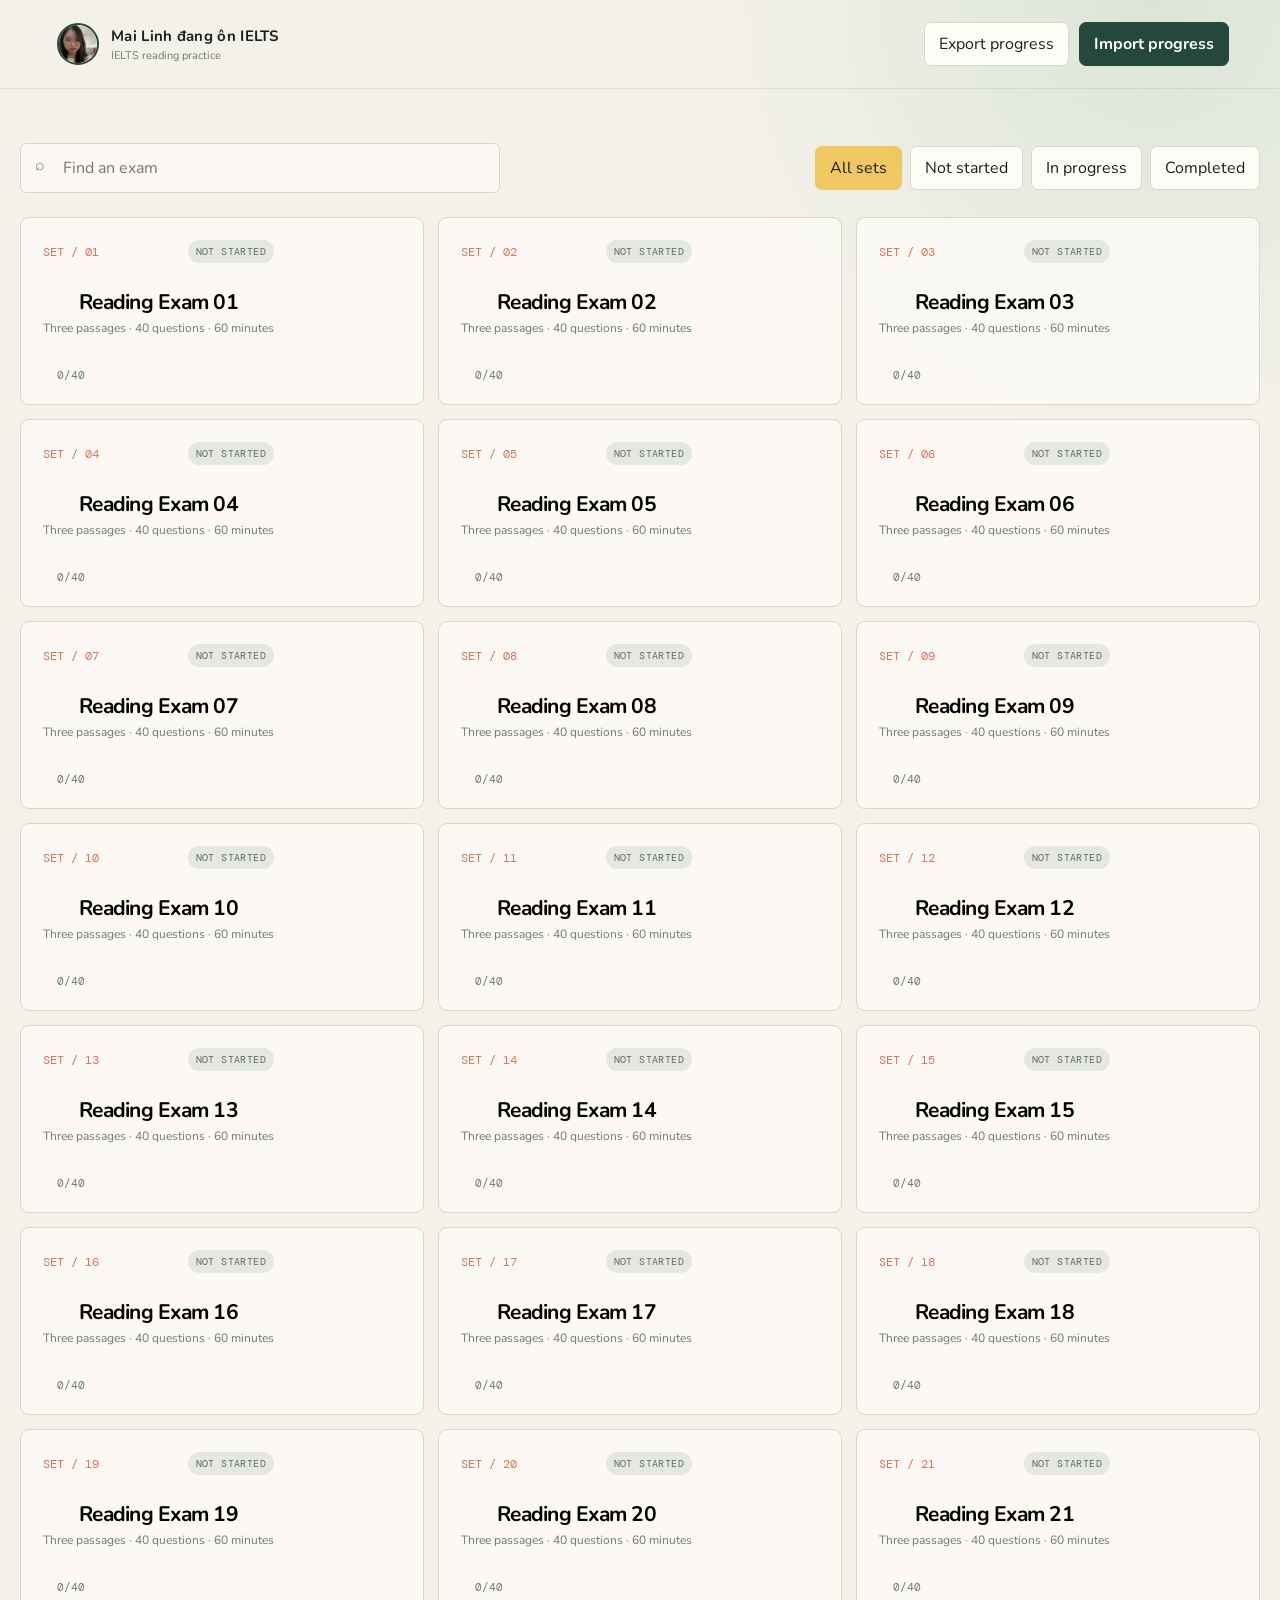
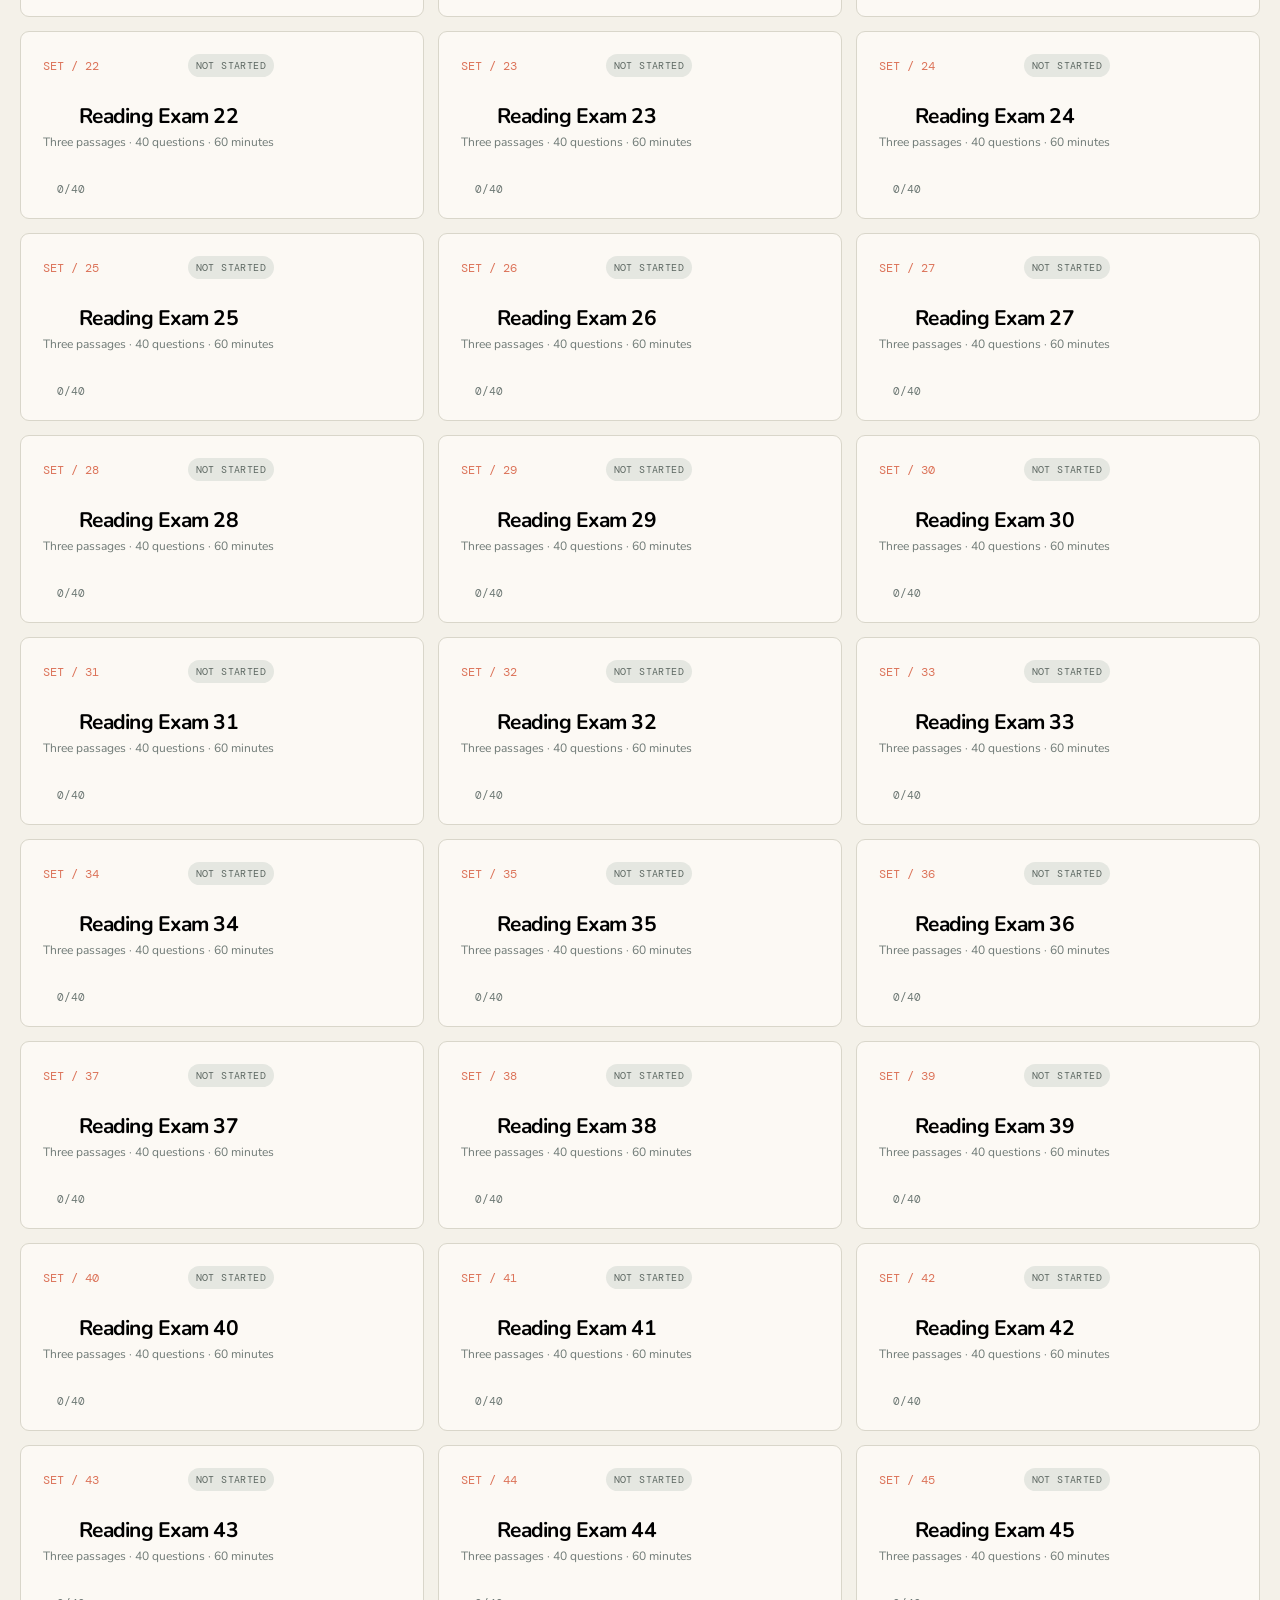
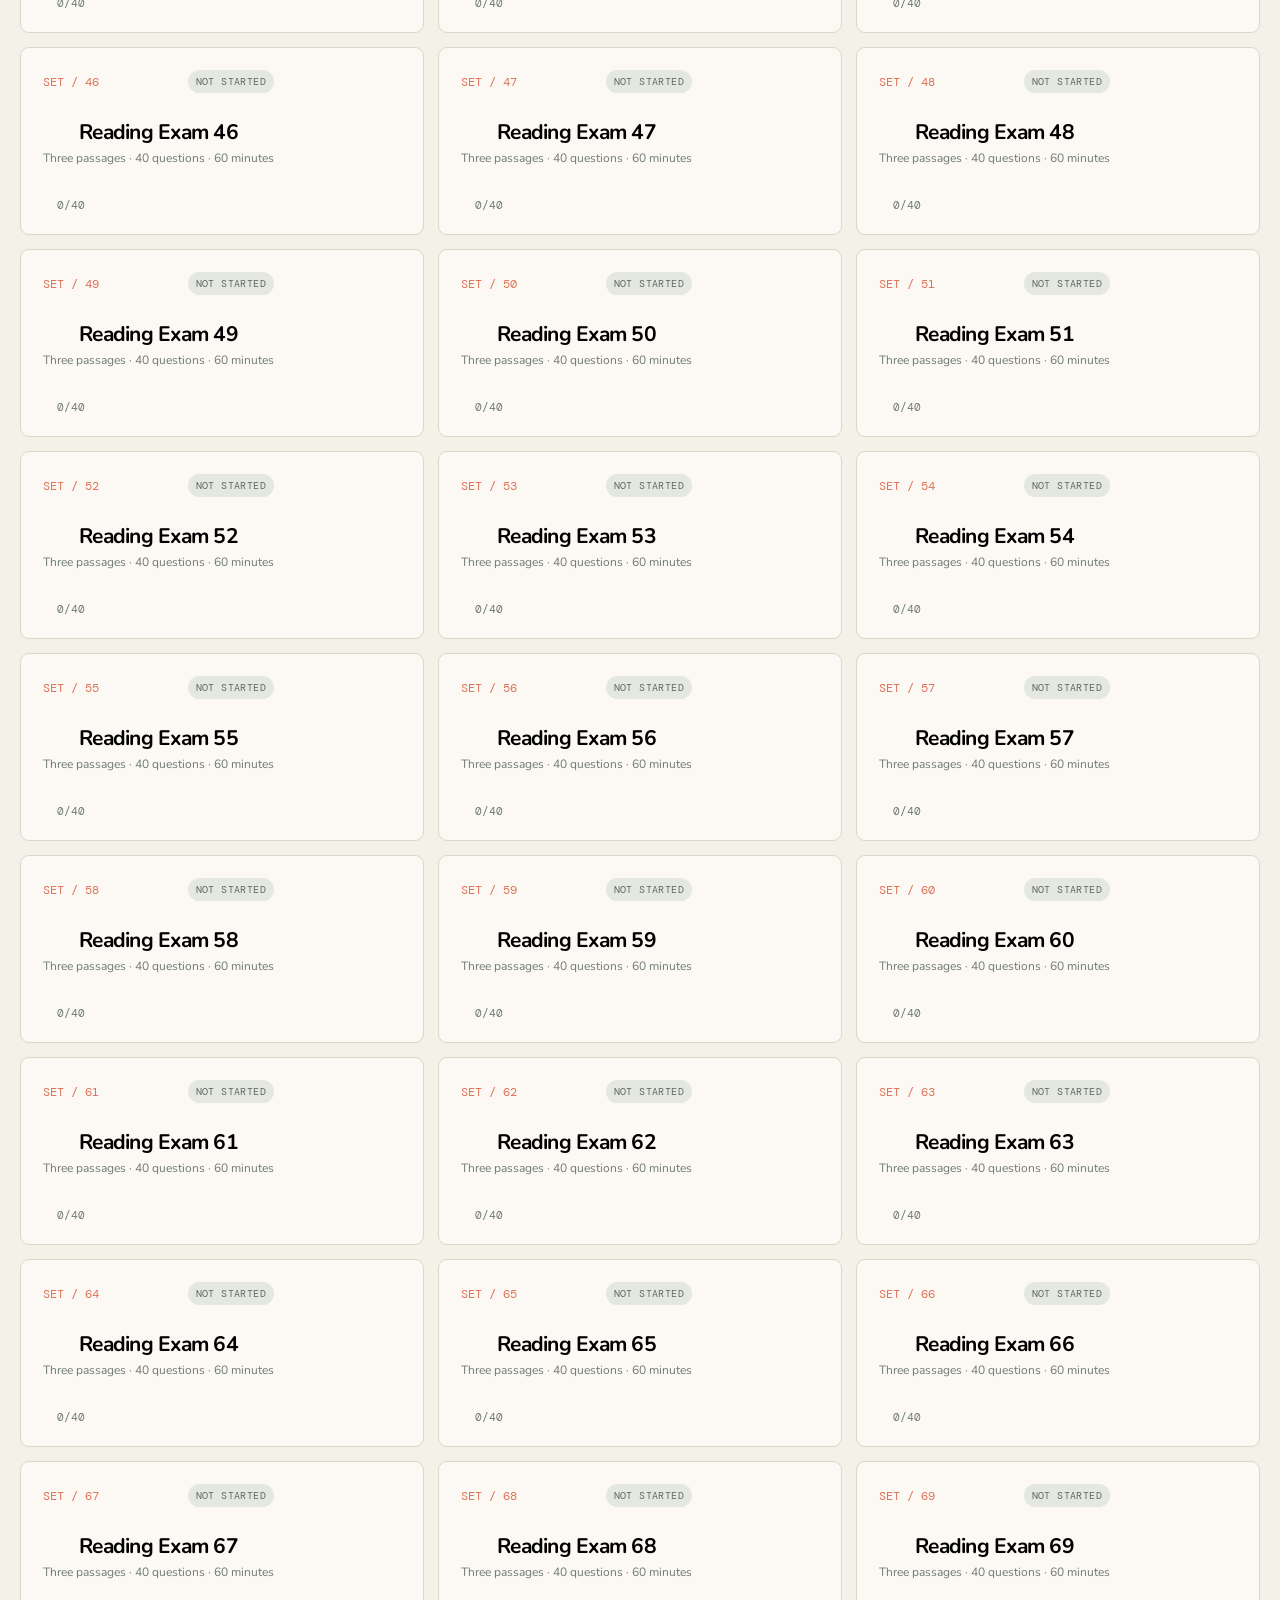
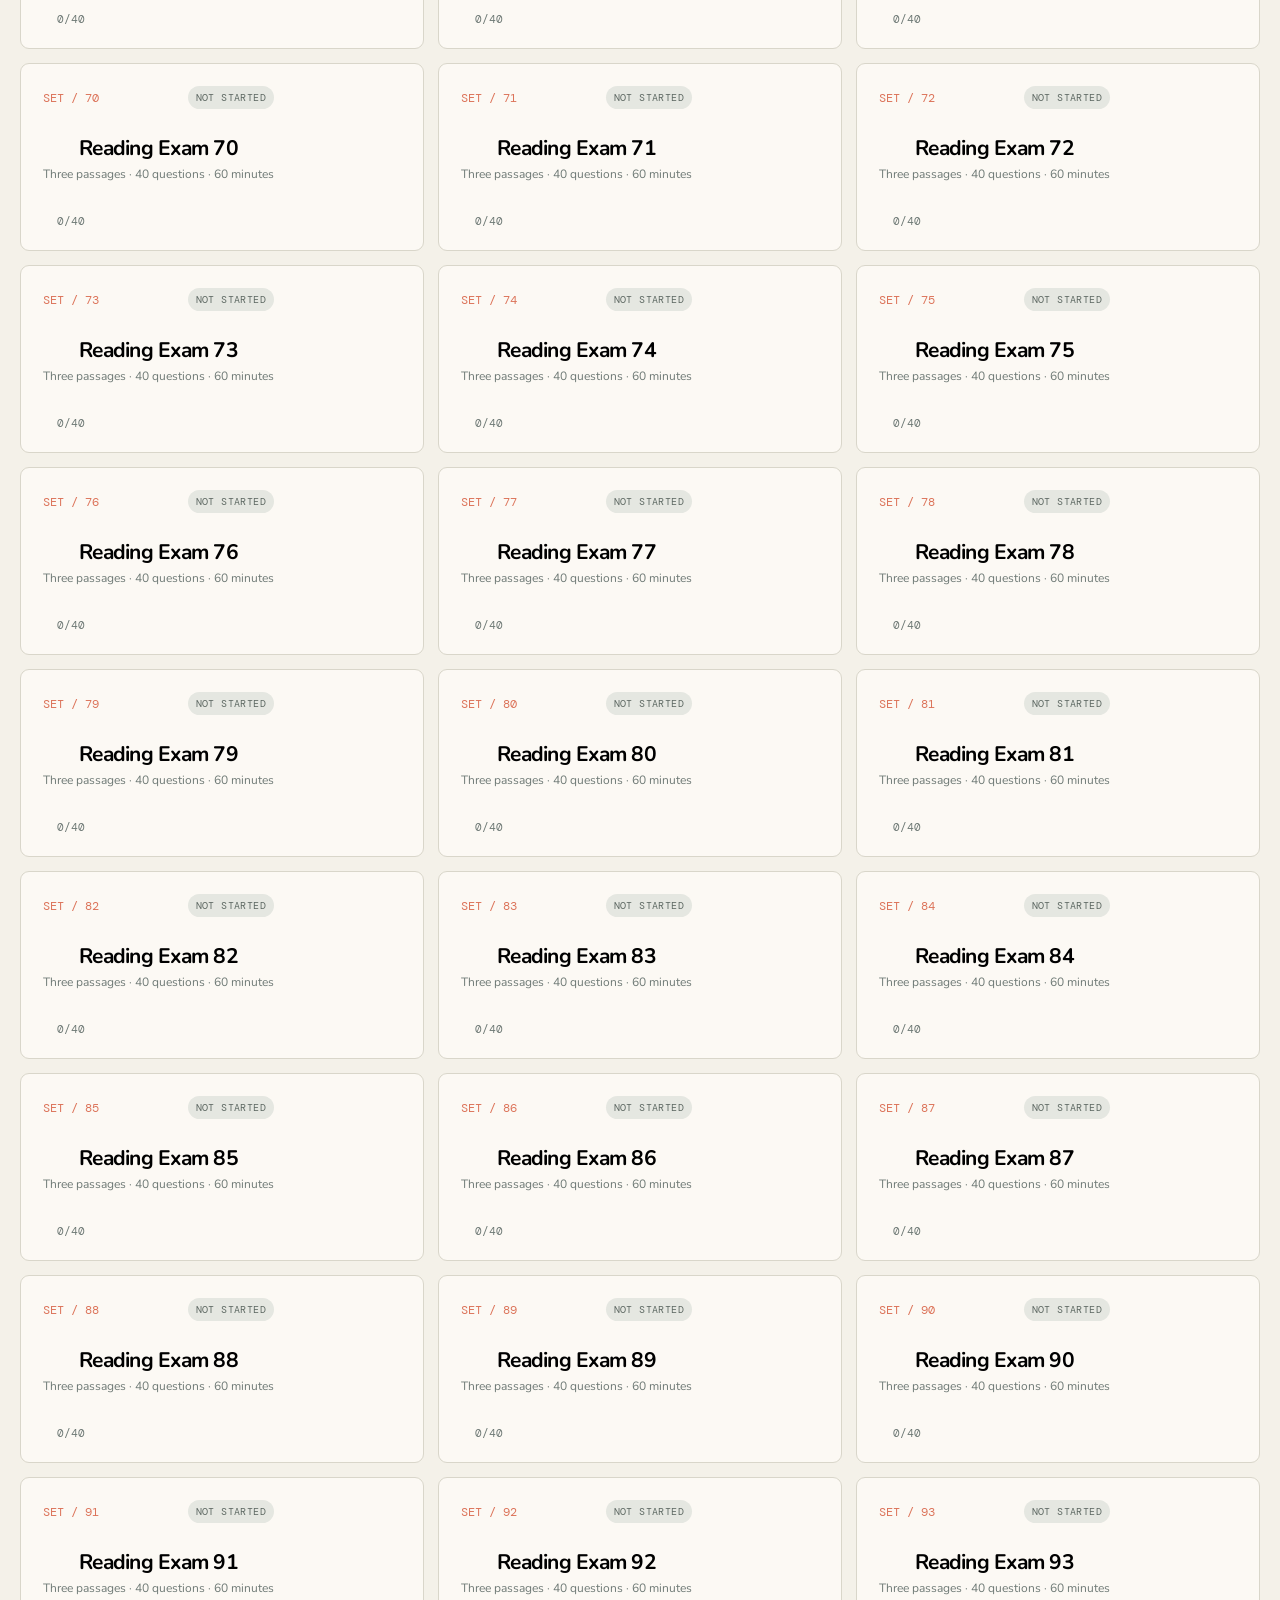
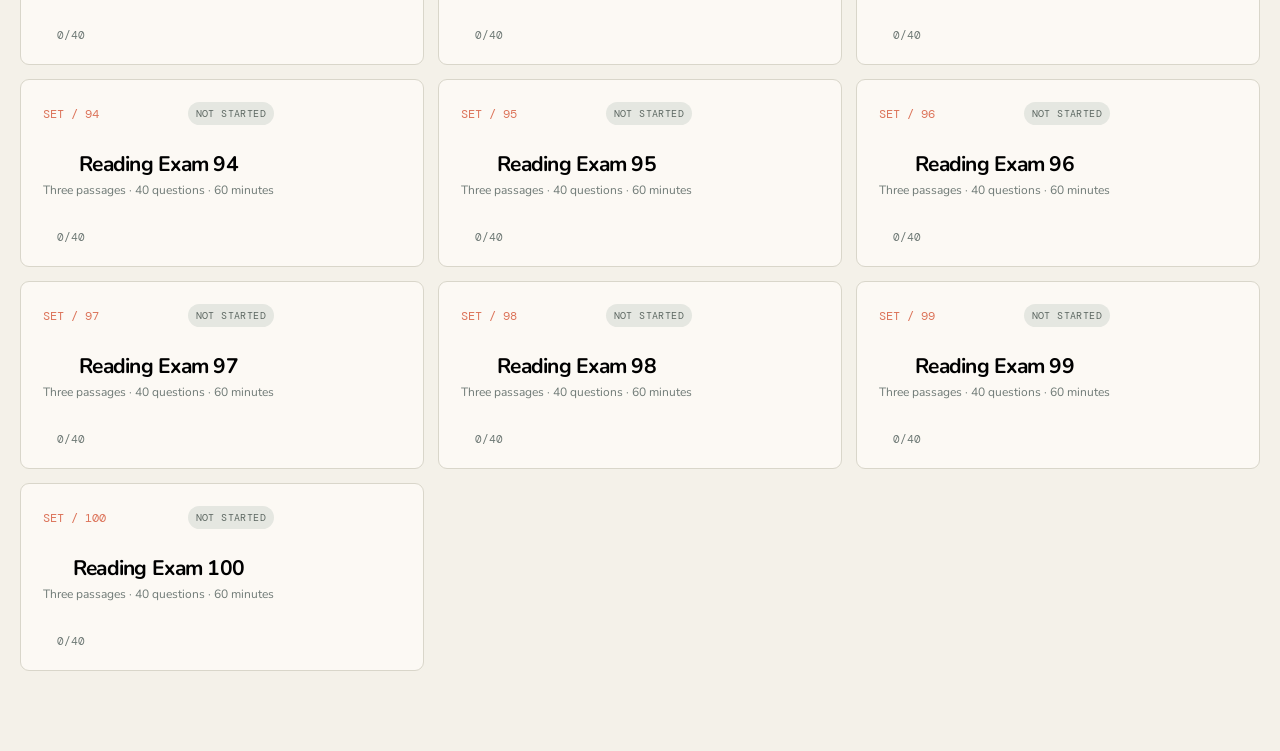
<file: index.html>
<!doctype html>
<html lang="en">
<head>
  <meta charset="UTF-8" />
  <meta name="viewport" content="width=device-width, initial-scale=1.0" />
  <meta name="theme-color" content="#17221f" />
  <title>Mai Linh đang ôn IELTS</title>
  <link rel="preconnect" href="https://fonts.googleapis.com" />
  <link rel="preconnect" href="https://fonts.gstatic.com" crossorigin />
  <link href="https://fonts.googleapis.com/css2?family=DM+Mono:wght@400;500&family=Nunito:wght@400;500;600;700;800;900&display=swap" rel="stylesheet" />
  <link rel="stylesheet" href="styles.css" />
</head>
<body>
  <div id="app"></div>
  <script type="module" src="app.js"></script>
</body>
</html>
</file>
<file: styles.css>
:root {
  --ink: #18201f;
  --muted: #6e7975;
  --paper: #f4f1e9;
  --paper-deep: #e9e4d8;
  --panel: #fffdf8;
  --line: #d9d6ca;
  --green: #3e6b58;
  --green-deep: #24483b;
  --coral: #dc7359;
  --yellow: #f0c862;
  --shadow: 0 18px 50px rgba(29, 43, 36, .10);
  font-family: Nunito, sans-serif;
}

* { box-sizing: border-box; }
body { margin: 0; color: #202a27; background: var(--paper); min-width: 320px; }
button, input, select, textarea { font: inherit; }
button { cursor: pointer; }
.app-shell { min-height: 100vh; background: radial-gradient(circle at 90% 0%, #dbe5d7 0, transparent 28rem), var(--paper); }
.topbar { display: flex; justify-content: space-between; align-items: center; gap: 2rem; padding: 22px clamp(20px, 4vw, 72px); border-bottom: 1px solid rgba(24,32,31,.08); }
.brand { display: flex; align-items: center; gap: 12px; border: 0; background: transparent; color: var(--ink); text-align: left; }
.brand-image { width: 42px; height: 42px; object-fit: cover; border: 2px solid var(--green-deep); border-radius: 50%; }
.brand-mark { display: grid; place-items: center; width: 38px; height: 38px; border-radius: 50%; color: #fff; background: var(--green-deep); font-family: "DM Mono", monospace; font-size: 12px; }
.brand-image[hidden], .brand-mark[hidden] { display: none; }
.brand strong { display: block; font-size: 15px; letter-spacing: .02em; }
.brand small { display: block; margin-top: 2px; color: var(--muted); font-size: 11px; }
.top-actions { display: flex; gap: 10px; align-items: center; }
.icon-btn, .ghost-btn, .primary-btn, .filter-btn { border: 1px solid var(--line); border-radius: 7px; padding: 10px 14px; background: var(--panel); color: var(--ink); }
.icon-btn { width: 40px; padding: 9px; font-size: 18px; }
.primary-btn { border-color: var(--green-deep); background: var(--green-deep); color: white; font-weight: 700; }
.primary-btn:hover { background: var(--green); }
.ghost-btn:hover, .icon-btn:hover, .filter-btn:hover { border-color: var(--green); color: var(--green-deep); }
.content { width: min(1240px, calc(100% - 40px)); margin: 0 auto; padding: 54px 0 80px; }
.hero { display: grid; grid-template-columns: 1fr auto; align-items: end; gap: 30px; margin-bottom: 34px; }
.eyebrow { color: var(--coral); font-family: "DM Mono", monospace; font-size: 11px; letter-spacing: .14em; text-transform: uppercase; }
h1 { max-width: 720px; margin: 10px 0 14px; font-size: clamp(38px, 6vw, 72px); line-height: .98; letter-spacing: -.055em; }
.hero p { max-width: 660px; margin: 0; color: var(--muted); line-height: 1.7; }
.hero-stats { display: flex; align-items: end; gap: 24px; padding-bottom: 4px; }
.stat strong { display: block; font-size: 28px; letter-spacing: -.05em; }
.stat span { display: block; color: var(--muted); font-size: 11px; }
.toolbar { display: flex; align-items: center; justify-content: space-between; gap: 16px; margin-bottom: 24px; }
.search { flex: 1; max-width: 480px; position: relative; }
.search input { width: 100%; padding: 13px 16px 13px 42px; border: 1px solid var(--line); border-radius: 7px; background: rgba(255,253,248,.72); outline: none; }
.search input:focus { border-color: var(--green); box-shadow: 0 0 0 3px rgba(62,107,88,.12); }
.search span { position: absolute; left: 15px; top: 11px; color: var(--muted); }
.filters { display: flex; gap: 8px; flex-wrap: wrap; }
.filter-btn.active { background: var(--yellow); border-color: var(--yellow); }
.exam-grid { display: grid; grid-template-columns: repeat(3, 1fr); gap: 14px; }
.exam-card { min-height: 188px; display: flex; flex-direction: column; justify-content: space-between; padding: 22px; border: 1px solid var(--line); border-radius: 9px; background: rgba(255,253,248,.74); transition: transform .2s, box-shadow .2s, border-color .2s; }
.exam-card:hover { transform: translateY(-3px); border-color: var(--green); box-shadow: var(--shadow); }
.card-top, .card-bottom, .detail-head, .passage-tabs, .exam-controls, .question-head { display: flex; align-items: center; justify-content: space-between; gap: 14px; }
.card-index { color: var(--coral); font-family: "DM Mono", monospace; font-size: 12px; }
.status { padding: 5px 8px; border-radius: 99px; font-family: "DM Mono", monospace; font-size: 10px; text-transform: uppercase; letter-spacing: .04em; }
.status.not-started { background: #e5e7e1; color: #5d6862; }
.status.in-progress { background: #f7e7ad; color: #795f18; }
.status.completed { background: #cce0d2; color: #2e5b44; }
.exam-card h3 { margin: 25px 0 4px; font-size: 21px; letter-spacing: -.035em; }
.exam-card p { margin: 0; color: var(--muted); font-size: 12px; }
.progress-track { height: 5px; overflow: hidden; flex: 1; border-radius: 99px; background: var(--paper-deep); }
.progress-fill { display: block; height: 100%; border-radius: inherit; background: var(--green); transition: width .25s ease; }
.progress-label { color: var(--muted); font-family: "DM Mono", monospace; font-size: 11px; white-space: nowrap; }
.detail-layout { max-width: 900px; margin: 0 auto; }
.back-link { margin-bottom: 35px; padding: 0; border: 0; background: transparent; color: var(--green-deep); font-weight: 700; }
.result-actions { display: flex; align-items: center; gap: 14px; }
.result-actions .back-link { margin-bottom: 35px; }
.detail-panel { padding: 34px; border: 1px solid var(--line); border-radius: 10px; background: var(--panel); box-shadow: var(--shadow); }
.detail-panel h1 { margin-top: 8px; font-size: clamp(38px, 6vw, 64px); }
.detail-meta { display: grid; grid-template-columns: repeat(3, 1fr); gap: 1px; margin: 30px 0; border: 1px solid var(--line); background: var(--line); }
.meta-cell { padding: 18px; background: var(--paper); }
.meta-cell span { display: block; color: var(--muted); font-size: 11px; }
.meta-cell strong { display: block; margin-top: 5px; font-family: "DM Mono", monospace; font-size: 18px; }
.answer-key { margin-top: 30px; border-top: 1px solid var(--line); padding-top: 18px; }
.answer-key summary { cursor: pointer; color: var(--green-deep); font-weight: 700; }
.key-grid { display: grid; grid-template-columns: repeat(5, 1fr); gap: 8px; margin-top: 14px; }
.key-cell { padding: 9px; border: 1px solid var(--line); background: var(--paper); font-size: 12px; }
.key-cell b { font-family: "DM Mono", monospace; }
.exam-screen { height: 100vh; display: flex; flex-direction: column; overflow: hidden; background: var(--paper); }
.exam-header { padding: 12px 18px; border-bottom: 1px solid var(--line); background: var(--panel); }
.exam-controls { align-items: center; }
.header-actions { display: flex; align-items: center; gap: 8px; }
.header-actions [data-action="toggle-header"] { display: grid; place-items: center; width: 34px; min-width: 34px; height: 34px; padding: 0 0 2px; border-color: #b9c9be; border-radius: 50%; background: #eef4ed; color: var(--green-deep); font-size: 19px; font-weight: 900; line-height: 1; box-shadow: 0 3px 8px rgba(36,72,59,.12); transition: background .2s, border-color .2s, transform .2s; }
.header-actions [data-action="toggle-header"]:hover { border-color: var(--green); background: #dcebdd; transform: translateY(-1px); }
.header-actions [data-action="toggle-header"]:focus-visible { outline: 3px solid rgba(62,107,88,.24); outline-offset: 2px; }
.exam-header .passage-tabs, .exam-header .exam-nav { max-height: 120px; opacity: 1; overflow: hidden; transition: max-height .2s ease, opacity .2s ease, margin .2s ease; }
.exam-screen.header-collapsed .exam-header .passage-tabs, .exam-screen.header-collapsed .exam-header .exam-nav { max-height: 0; opacity: 0; margin-top: 0; padding: 0; }
.exam-screen.header-collapsed .exam-header { padding-block: 7px; }
.exam-title { min-width: 160px; font-weight: 800; }
.timer { display: flex; align-items: center; gap: 10px; width: min(330px, 35vw); }
.timer strong { font-family: "DM Mono", monospace; font-size: 13px; }
.timer .progress-track { height: 7px; }
.passage-tabs { justify-content: flex-start; overflow-x: auto; margin-top: 13px; }
.tab { flex: 0 0 auto; padding: 8px 14px; border: 1px solid var(--line); border-radius: 99px; background: transparent; color: var(--muted); font-size: 12px; }
.tab.active { border-color: var(--green-deep); background: var(--green-deep); color: white; }
.exam-nav { display: flex; gap: 5px; overflow-x: auto; margin-top: 11px; padding-bottom: 2px; }
.jump { min-width: 31px; height: 29px; border: 1px solid var(--line); border-radius: 5px; background: var(--paper); color: var(--muted); font-family: "DM Mono", monospace; font-size: 11px; }
.jump.answered { border-color: var(--green); color: var(--green-deep); }
.nav-star { margin-left: 3px; color: var(--coral); font-size: 12px; }
.exam-body { display: grid; grid-template-columns: minmax(0, 1fr) minmax(0, 1fr); min-height: 0; flex: 1; }
.passage-pane, .questions-pane { overflow-y: auto; padding: 34px clamp(20px, 4vw, 56px) 90px; }
.passage-pane { border-right: 1px solid var(--line); background: #f8f5ed; }
.questions-pane { background: var(--panel); color: #202b27; font-size: 15px; }
.passage-content { max-width: 640px; margin: auto; }
.passage-content h2 { margin-top: 0; font-size: 35px; letter-spacing: -.05em; }
.passage-content p { color: #26332f; font-size: 15px; line-height: 1.85; }
.passage-content strong { color: var(--green-deep); }
.section-kicker { margin-bottom: 10px; color: var(--coral); font-family: "DM Mono", monospace; font-size: 11px; text-transform: uppercase; }
.question-group { max-width: 700px; margin: 0 auto 38px; }
.question-group h2 { margin: 0 0 14px; color: #17231f; font-size: 21px; letter-spacing: -.03em; }
.instruction { margin-bottom: 18px; color: #34423c; font-size: 15px; line-height: 1.65; }
.instruction p { margin: 7px 0; }
.question { margin: 12px 0; padding: 16px; border: 1px solid var(--line); border-radius: 7px; background: rgba(244,241,233,.48); }
.question-head { align-items: flex-start; }
.question-copy { flex: 1; color: #18201f; font-size: 15px; line-height: 1.65; }
.question-copy p { margin: 0; }
.question-copy input { display: none; }
.question-copy .inline-answer { display: inline-block; }
.question-entry { display: flex; align-items: center; gap: 8px; margin-top: 12px; }
.answer-input { flex: 1; min-width: 0; padding: 9px 11px; border: 1px solid var(--line); border-radius: 5px; background: #fff; }
.answer-input:focus { border-color: var(--green); outline: 2px solid rgba(62,107,88,.12); }
.bookmark { flex: 0 0 auto; border: 0; background: transparent; color: #a3aaa2; font-size: 19px; line-height: 1; }
.bookmark.active { color: var(--coral); }
.radio-row { display: flex; gap: 15px; flex-wrap: wrap; margin-top: 12px; }
.radio-row label { display: flex; align-items: center; gap: 6px; color: #34423c; font-family: Nunito, sans-serif; font-size: 15px; }
.fill-copy { line-height: 1.9; }
.fill-copy strong { color: var(--coral); }
.inline-answer { width: 130px; margin: 0 4px; padding: 5px 7px; border: 1px solid var(--line); border-radius: 4px; background: white; }
.missing-answer { display: inline-flex; align-items: center; gap: 5px; margin: 10px 8px 0 0; color: #34423c; font-family: Nunito, sans-serif; font-size: 15px; }
.selection-tools { position: fixed; top: 0; left: 0; z-index: 4; display: flex; align-items: center; gap: 7px; padding: 8px; border: 1px solid var(--line); border-radius: 8px; background: rgba(255,253,248,.98); box-shadow: var(--shadow); }
.selection-tools[aria-hidden="true"] { display: none; }
.mobile-top-button { display: none; }
.tool-btn { padding: 8px 11px; border: 1px solid var(--line); border-radius: 5px; background: var(--paper); color: var(--green-deep); font-size: 13px; font-weight: 800; }
.tool-btn:hover { border-color: var(--green); background: #e4eee5; }
.danger-btn { color: #a44538; }
.selection-note-input { width: 220px; padding: 8px; border: 1px solid var(--line); border-radius: 5px; }
.text-highlight { padding: 2px 0; background: #f6d878; }
.text-note { padding: 2px 0; background: #cce3d3; text-decoration: underline wavy var(--green); text-decoration-thickness: 1px; }
.result-grid { display: grid; grid-template-columns: 1fr 1fr; gap: 18px; }
.result-card { padding: 20px; border: 1px solid var(--line); border-radius: 8px; background: var(--panel); }
.result-card h3 { margin-top: 0; }
.result-stats { display: grid; grid-template-columns: repeat(3, 1fr); gap: 1px; margin: 28px 0; border: 1px solid var(--line); background: var(--line); }
.result-stats div { padding: 16px; background: var(--paper); }
.result-stats strong, .result-stats span { display: block; }
.result-stats strong { color: var(--green-deep); font-size: 24px; }
.result-stats span { color: #34423c; font-size: 13px; }
.answer-comparison { border-top: 1px solid var(--line); padding-top: 18px; }
.answer-comparison summary { cursor: pointer; color: var(--green-deep); font-weight: 800; }
.comparison-head, .comparison-row { display: grid; grid-template-columns: 80px 1fr 1fr 100px; gap: 12px; align-items: center; }
.comparison-head { margin-top: 16px; padding: 10px 12px; color: #34423c; background: var(--paper-deep); font-size: 12px; font-weight: 800; }
.comparison-list { max-height: 520px; overflow-y: auto; }
.comparison-row { padding: 10px 12px; border-bottom: 1px solid var(--line); color: #18201f; font-size: 14px; }
.comparison-row.correct strong { color: var(--green-deep); }
.comparison-row.incorrect strong { color: #a44538; }
.comparison-row.unanswered strong { color: #8a691c; }
.result-list { max-height: 360px; overflow-y: auto; display: grid; grid-template-columns: repeat(2, 1fr); gap: 8px; }
.result-item { padding: 9px; border-radius: 5px; background: #f3d7d0; font-size: 12px; }
.result-item.correct { background: #d5e7d8; }
.result-item b { font-family: "DM Mono", monospace; }
.empty { padding: 45px; border: 1px dashed var(--line); color: var(--muted); text-align: center; }
.toast { position: fixed; right: 24px; bottom: 24px; z-index: 5; padding: 12px 16px; border-radius: 6px; background: var(--green-deep); color: white; box-shadow: var(--shadow); font-size: 12px; }
@media (max-width: 900px) { .exam-grid { grid-template-columns: repeat(2, 1fr); } .hero { grid-template-columns: 1fr; } .hero-stats { align-items: start; } }
@media (max-width: 680px) { .topbar { padding: 16px 18px; } .top-actions .ghost-btn { display: none; } .content { width: min(100% - 28px, 540px); padding-top: 36px; } h1 { font-size: 45px; } .toolbar { align-items: stretch; flex-direction: column; } .search { max-width: none; } .exam-grid { grid-template-columns: 1fr; } .detail-panel { padding: 22px; } .detail-meta { grid-template-columns: 1fr; } .key-grid { grid-template-columns: repeat(3, 1fr); } .exam-header { padding: 10px 12px; } .exam-controls { flex-wrap: wrap; gap: 9px; } .exam-title { flex: 1 1 auto; min-width: 0; font-size: 13px; } .header-actions { flex: 0 0 auto; } .timer { order: 3; width: 100%; flex: 1 0 100%; } .timer .progress-track { display: block; } .exam-body { display: block; overflow-y: auto; overflow-x: hidden; min-height: 0; -webkit-overflow-scrolling: touch; } .passage-pane, .questions-pane { overflow: visible; padding: 25px 18px 70px; } .passage-pane { max-height: none; border-right: 0; border-bottom: 1px solid var(--line); } .mobile-top-button { position: fixed; right: 16px; bottom: 18px; z-index: 3; display: grid; place-items: center; width: 42px; height: 42px; border: 1px solid #b9c9be; border-radius: 50%; background: rgba(238,244,237,.96); color: var(--green-deep); font-size: 23px; font-weight: 900; line-height: 1; box-shadow: 0 5px 14px rgba(36,72,59,.18); } .selection-tools { right: 12px; max-width: calc(100vw - 24px); flex-wrap: wrap; } .selection-note-input { flex: 1; min-width: 150px; } .result-grid { grid-template-columns: 1fr; } .result-stats { grid-template-columns: 1fr; } .comparison-head, .comparison-row { grid-template-columns: 48px 1fr 1fr; } .comparison-head span:last-child, .comparison-row strong { display: none; } }
</file>
